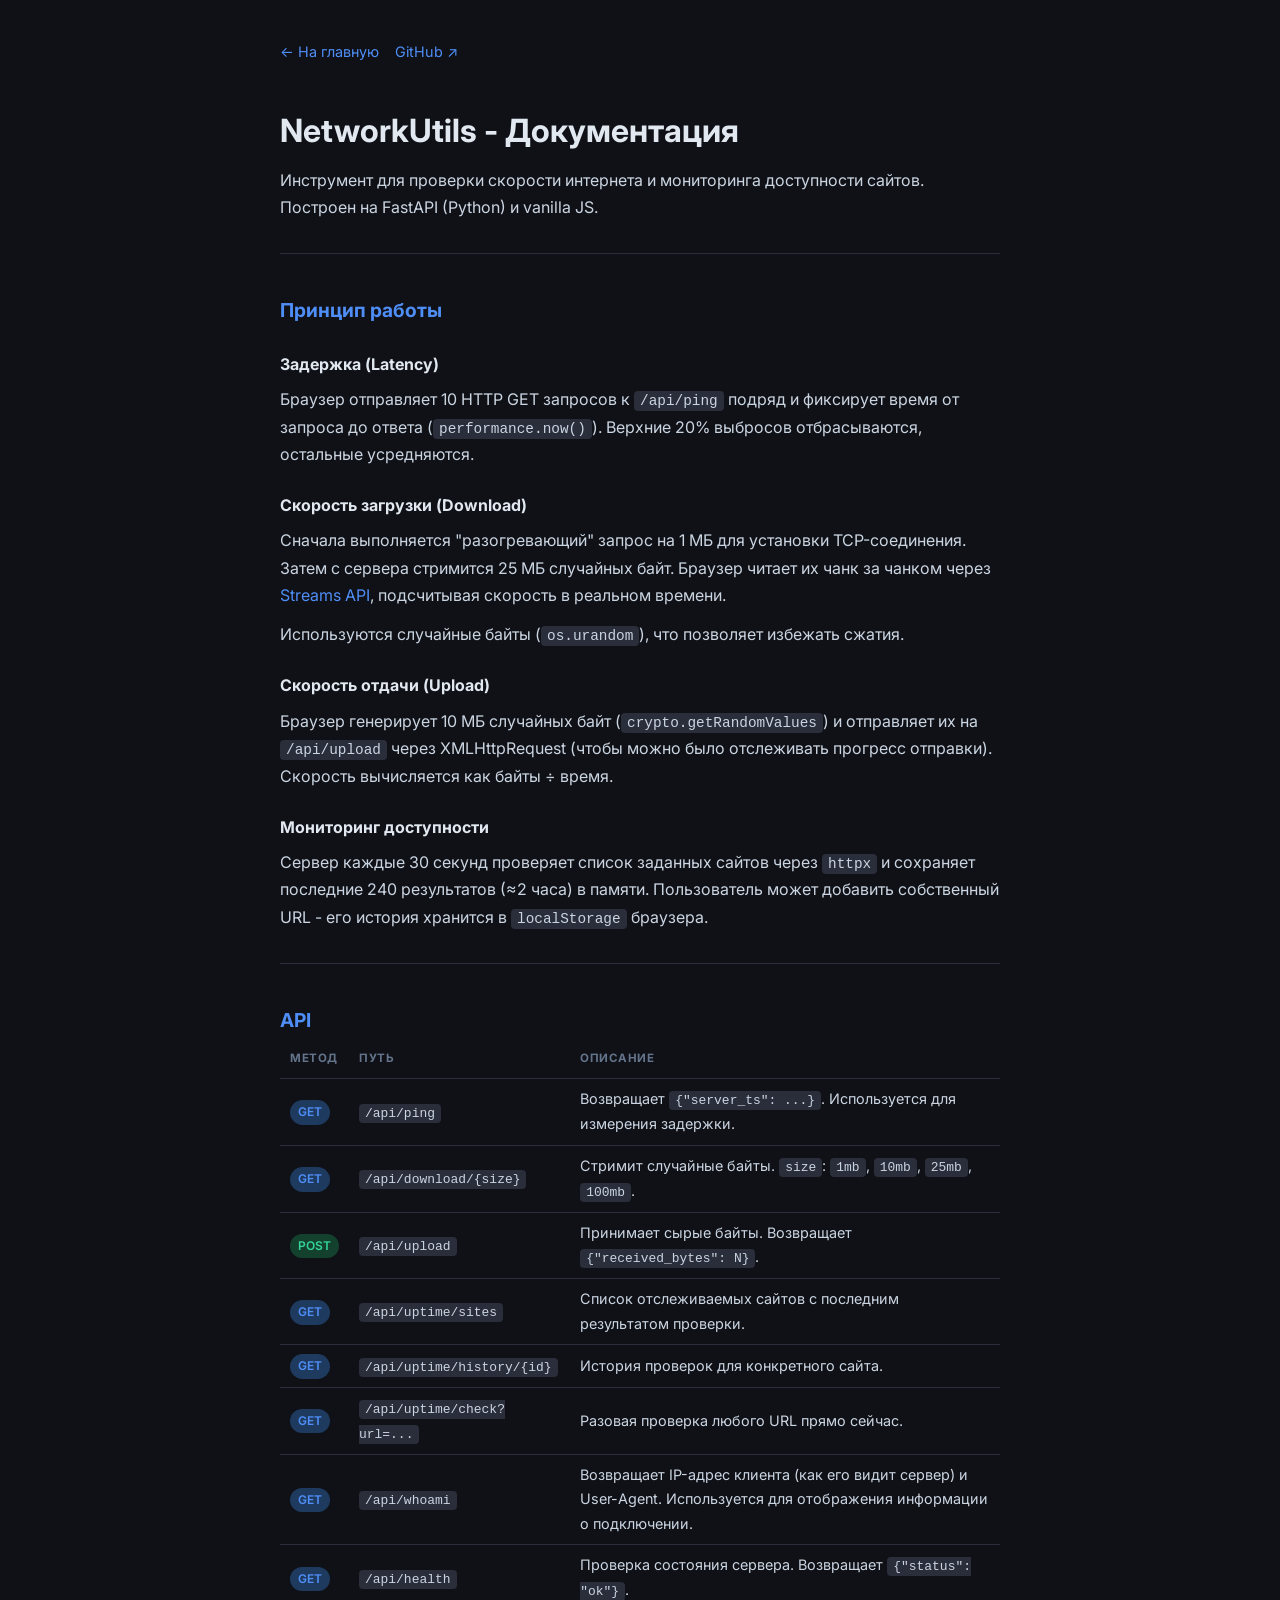
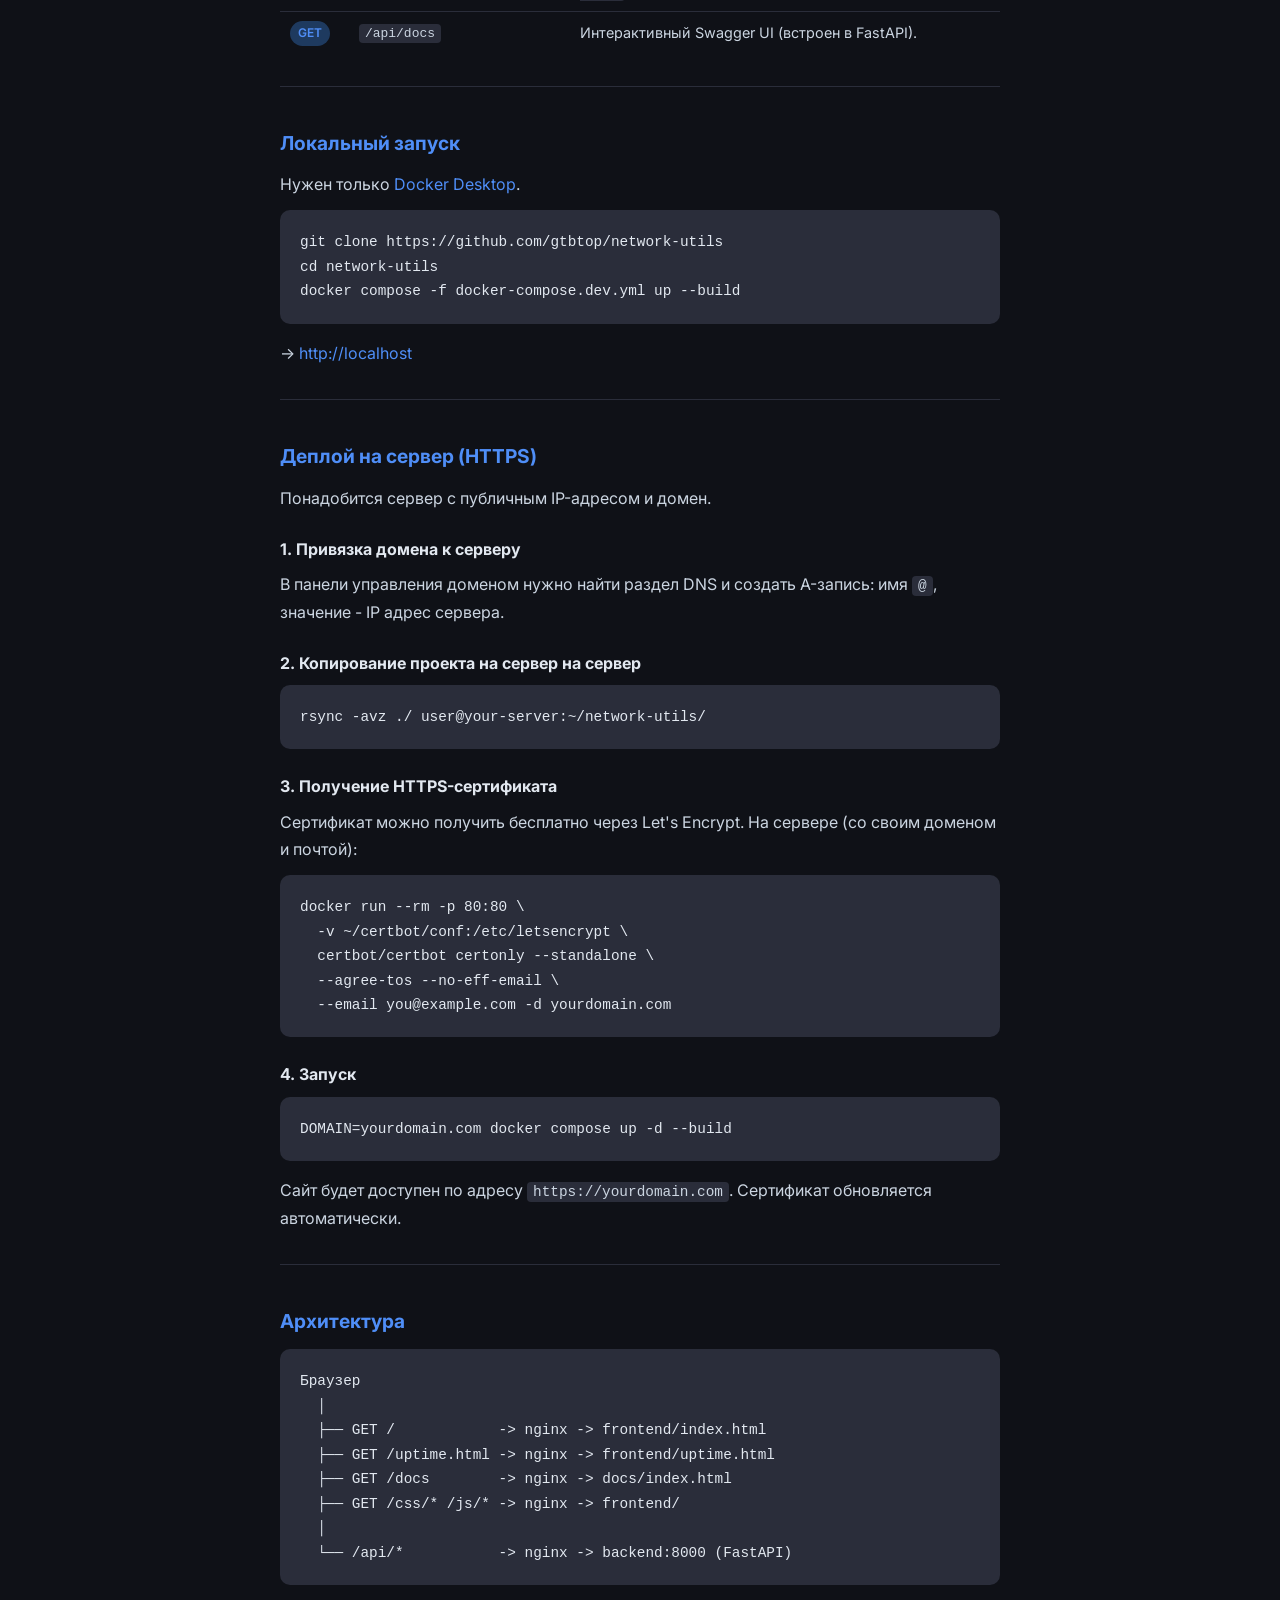
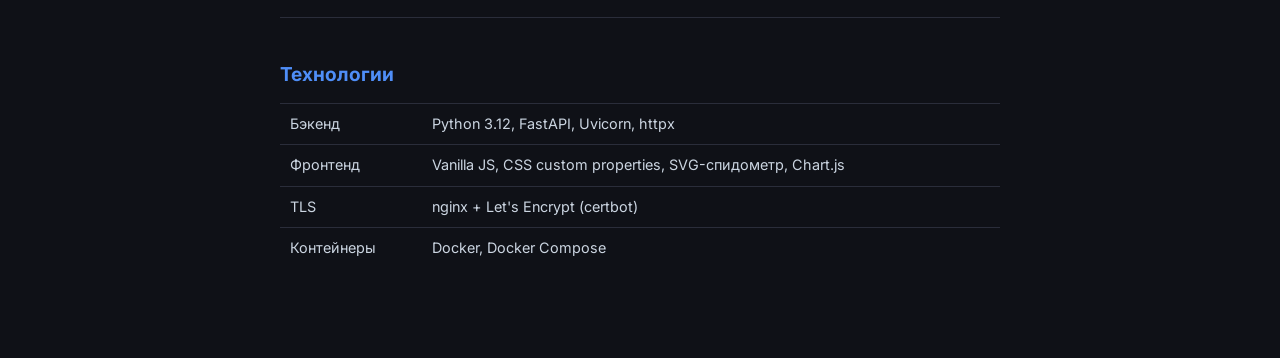
<file: docs/index.html>
<!DOCTYPE html>
<html lang="ru">
<head>
  <meta charset="UTF-8" />
  <meta name="viewport" content="width=device-width, initial-scale=1.0" />
  <title>NetworkUtils - Документация</title>
  <link rel="preconnect" href="https://fonts.googleapis.com" />
  <link href="https://fonts.googleapis.com/css2?family=Inter:wght@400;600;700&display=swap" rel="stylesheet" />
  <link rel="apple-touch-icon" sizes="180x180" href="/icons/apple-touch-icon.png">
  <link rel="icon" type="image/png" sizes="32x32" href="/icons/favicon-32x32.png">
  <link rel="icon" type="image/png" sizes="16x16" href="/icons/favicon-16x16.png">
  <link rel="manifest" href="/icons/site.webmanifest">
  <style>
    *, *::before, *::after { box-sizing: border-box; margin: 0; padding: 0; }
    :root { --bg:#0f1117; --card:#1a1d27; --accent:#4f8ef7; --text:#e2e8f0; --muted:#64748b; --code:#2a2d3a; }
    body { background:var(--bg); color:var(--text); font-family:'Inter',system-ui,sans-serif; line-height:1.7; padding:40px 16px 80px; }
    .wrap { max-width:720px; margin:0 auto; }
    h1 { font-size:2rem; margin-bottom:8px; }
    h2 { font-size:1.2rem; margin:40px 0 12px; color:var(--accent); }
    h3 { font-size:1rem; margin:24px 0 8px; }
    p  { color:#cbd5e1; margin-bottom:12px; }
    code { background:var(--code); padding:2px 6px; border-radius:4px; font-size:.9em; font-family:'JetBrains Mono','Fira Code',monospace; }
    pre  { background:var(--code); border-radius:10px; padding:20px; overflow-x:auto; margin-bottom:16px; }
    pre code { background:none; padding:0; }
    table { width:100%; border-collapse:collapse; font-size:.9rem; margin-bottom:16px; }
    th { color:var(--muted); text-transform:uppercase; font-size:.72rem; letter-spacing:.5px; padding:0 10px 10px; text-align:left; }
    td { padding:8px 10px; border-top:1px solid #2a2d3a; color:#cbd5e1; }
    a  { color:var(--accent); text-decoration:none; }
    a:hover { text-decoration:underline; }
    .badge { display:inline-block; padding:2px 8px; border-radius:99px; font-size:.75rem; font-weight:600; }
    .get  { background:#1e3a5f; color:#4f8ef7; }
    .post { background:#14402e; color:#34d399; }
    nav { display:flex; gap:16px; margin-bottom:40px; font-size:.9rem; }
    .divider { border:none; border-top:1px solid #2a2d3a; margin:32px 0; }
  </style>
</head>
<body>
<div class="wrap">

  <nav>
    <a href="/">← На главную</a>
    <a href="https://github.com/gtbtop/network-utils" target="_blank" rel="noopener">GitHub ↗</a>
  </nav>

  <h1>NetworkUtils - Документация</h1>
  <p>Инструмент для проверки скорости интернета и мониторинга доступности сайтов. Построен на FastAPI (Python) и vanilla JS.</p>

  <hr class="divider"/>

  <h2>Принцип работы</h2>

  <h3>Задержка (Latency)</h3>
  <p>Браузер отправляет 10 HTTP GET запросов к <code>/api/ping</code> подряд и фиксирует время от запроса до ответа (<code>performance.now()</code>). Верхние 20% выбросов отбрасываются, остальные усредняются.</p>

  <h3>Скорость загрузки (Download)</h3>
  <p>Сначала выполняется "разогревающий" запрос на 1 МБ для установки TCP-соединения. Затем с сервера стримится 25 МБ случайных байт. Браузер читает их чанк за чанком через <a href="https://developer.mozilla.org/en-US/docs/Web/API/Streams_API" target="_blank">Streams API</a>, подсчитывая скорость в реальном времени.</p>
  <p>Используются случайные байты (<code>os.urandom</code>), что позволяет избежать сжатия.</p>

  <h3>Скорость отдачи (Upload)</h3>
  <p>Браузер генерирует 10 МБ случайных байт (<code>crypto.getRandomValues</code>) и отправляет их на <code>/api/upload</code> через XMLHttpRequest (чтобы можно было отслеживать прогресс отправки). Скорость вычисляется как байты ÷ время.</p>

  <h3>Мониторинг доступности</h3>
  <p>Сервер каждые 30 секунд проверяет список заданных сайтов через <code>httpx</code> и сохраняет последние 240 результатов (≈2 часа) в памяти. Пользователь может добавить собственный URL - его история хранится в <code>localStorage</code> браузера.</p>

  <hr class="divider"/>

  <h2>API</h2>

  <table>
    <thead>
      <tr><th>Метод</th><th>Путь</th><th>Описание</th></tr>
    </thead>
    <tbody>
      <tr>
        <td><span class="badge get">GET</span></td>
        <td><code>/api/ping</code></td>
        <td>Возвращает <code>{"server_ts": ...}</code>. Используется для измерения задержки.</td>
      </tr>
      <tr>
        <td><span class="badge get">GET</span></td>
        <td><code>/api/download/{size}</code></td>
        <td>Стримит случайные байты. <code>size</code>: <code>1mb</code>, <code>10mb</code>, <code>25mb</code>, <code>100mb</code>.</td>
      </tr>
      <tr>
        <td><span class="badge post">POST</span></td>
        <td><code>/api/upload</code></td>
        <td>Принимает сырые байты. Возвращает <code>{"received_bytes": N}</code>.</td>
      </tr>
      <tr>
        <td><span class="badge get">GET</span></td>
        <td><code>/api/uptime/sites</code></td>
        <td>Список отслеживаемых сайтов с последним результатом проверки.</td>
      </tr>
      <tr>
        <td><span class="badge get">GET</span></td>
        <td><code>/api/uptime/history/{id}</code></td>
        <td>История проверок для конкретного сайта.</td>
      </tr>
      <tr>
        <td><span class="badge get">GET</span></td>
        <td><code>/api/uptime/check?url=...</code></td>
        <td>Разовая проверка любого URL прямо сейчас.</td>
      </tr>
      <tr>
        <td><span class="badge get">GET</span></td>
        <td><code>/api/whoami</code></td>
        <td>Возвращает IP-адрес клиента (как его видит сервер) и User-Agent. Используется для отображения информации о подключении.</td>
      </tr>
      <tr>
        <td><span class="badge get">GET</span></td>
        <td><code>/api/health</code></td>
        <td>Проверка состояния сервера. Возвращает <code>{"status": "ok"}</code>.</td>
      </tr>
      <tr>
        <td><span class="badge get">GET</span></td>
        <td><code>/api/docs</code></td>
        <td>Интерактивный Swagger UI (встроен в FastAPI).</td>
      </tr>
    </tbody>
  </table>

  <hr class="divider"/>

  <h2>Локальный запуск</h2>

  <p>Нужен только <a href="https://www.docker.com/products/docker-desktop/" target="_blank">Docker Desktop</a>.</p>

  <pre><code>git clone https://github.com/gtbtop/network-utils
cd network-utils
docker compose -f docker-compose.dev.yml up --build</code></pre>
  <p>-> <a href="http://localhost">http://localhost</a></p>

  <hr class="divider"/>

  <h2>Деплой на сервер (HTTPS)</h2>

  <p>Понадобится сервер с публичным IP-адресом и домен.</p>

  <h3>1. Привязка домена к серверу</h3>
  <p>В панели управления доменом нужно найти раздел DNS и создать A-запись: имя <code>@</code>, значение - IP адрес сервера.</p>

  <h3>2. Копирование проекта на сервер на сервер</h3>
  <pre><code>rsync -avz ./ user@your-server:~/network-utils/</code></pre>

  <h3>3. Получение HTTPS-сертификата</h3>
  <p>Сертификат можно получить бесплатно через Let's Encrypt. На сервере (со своим доменом и почтой):</p>
  <pre><code>docker run --rm -p 80:80 \
  -v ~/certbot/conf:/etc/letsencrypt \
  certbot/certbot certonly --standalone \
  --agree-tos --no-eff-email \
  --email you@example.com -d yourdomain.com</code></pre>

  <h3>4. Запуск</h3>
  <pre><code>DOMAIN=yourdomain.com docker compose up -d --build</code></pre>
  <p>Сайт будет доступен по адресу <code>https://yourdomain.com</code>. Сертификат обновляется автоматически.</p>

  <hr class="divider"/>

  <h2>Архитектура</h2>
  <pre><code>Браузер
  │
  ├── GET /            -> nginx -> frontend/index.html
  ├── GET /uptime.html -> nginx -> frontend/uptime.html
  ├── GET /docs        -> nginx -> docs/index.html
  ├── GET /css/* /js/* -> nginx -> frontend/
  │
  └── /api/*           -> nginx -> backend:8000 (FastAPI)</code></pre>

  <hr class="divider"/>

  <h2>Технологии</h2>
  <table>
    <tbody>
      <tr><td>Бэкенд</td><td>Python 3.12, FastAPI, Uvicorn, httpx</td></tr>
      <tr><td>Фронтенд</td><td>Vanilla JS, CSS custom properties, SVG-спидометр, Chart.js</td></tr>
      <tr><td>TLS</td><td>nginx + Let's Encrypt (certbot)</td></tr>
      <tr><td>Контейнеры</td><td>Docker, Docker Compose</td></tr>
    </tbody>
  </table>

</div>
</body>
</html>
</file>
